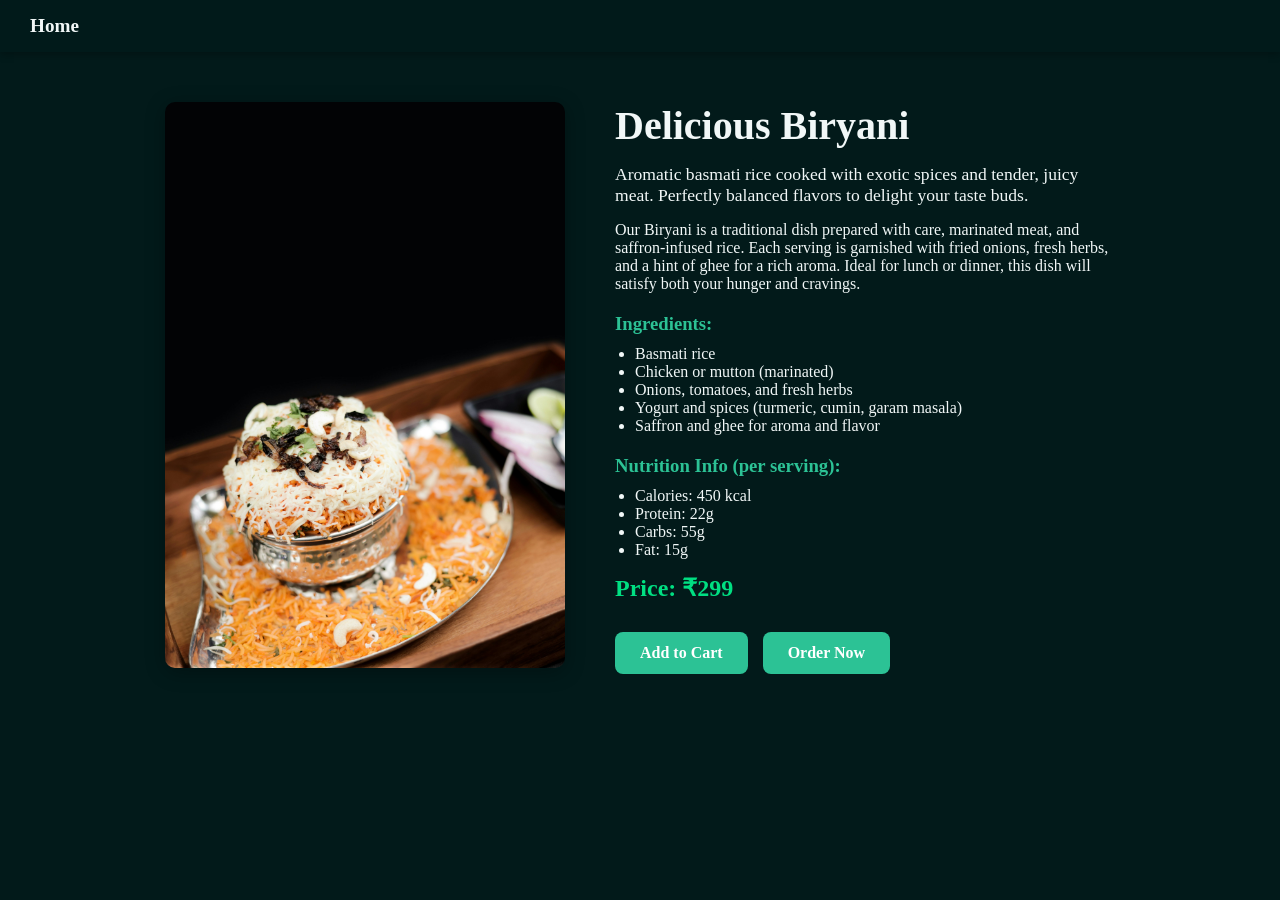
<file: biryani.html>
<!DOCTYPE html>
<html lang="en">
<head>
  <meta charset="UTF-8">
  <meta name="viewport" content="width=device-width, initial-scale=1.0">
  <title>Biryani</title>
  <link rel="stylesheet" href="style.css">
</head>
<body>
  <!-- Navigation -->
  <nav>
    <a href="index.html">Home</a>
  </nav>

  <!-- Product Section -->
  <section class="product-page">
    <div class="product-img">
      <img src="birayni.jpg" alt="Biryani">
    </div>

    <div class="product-details">
      <h1>Delicious Biryani</h1>

      <!-- Short Description -->
      <p class="short-desc">
        Aromatic basmati rice cooked with exotic spices and tender, juicy meat. Perfectly balanced flavors to delight your taste buds.
      </p>

      <!-- Detailed Paragraph -->
      <p>
        Our Biryani is a traditional dish prepared with care, marinated meat, and saffron-infused rice. Each serving is garnished with fried onions, fresh herbs, and a hint of ghee for a rich aroma. Ideal for lunch or dinner, this dish will satisfy both your hunger and cravings.
      </p>

      <!-- Ingredients -->
      <h3>Ingredients:</h3>
      <ul>
        <li>Basmati rice</li>
        <li>Chicken or mutton (marinated)</li>
        <li>Onions, tomatoes, and fresh herbs</li>
        <li>Yogurt and spices (turmeric, cumin, garam masala)</li>
        <li>Saffron and ghee for aroma and flavor</li>
      </ul>

      <!-- Nutrition Info -->
      <h3>Nutrition Info (per serving):</h3>
      <ul>
        <li>Calories: 450 kcal</li>
        <li>Protein: 22g</li>
        <li>Carbs: 55g</li>
        <li>Fat: 15g</li>
      </ul>

      <!-- Price -->
      <p class="price">Price: ₹299</p>

      <!-- Buttons -->
      <div class="product-buttons">
        <a href="#cart" class="btn">Add to Cart</a>
        <a href="#order" class="btn order-btn">Order Now</a>
      </div>
    </div>
  </section>
</body>
</html>
</file>
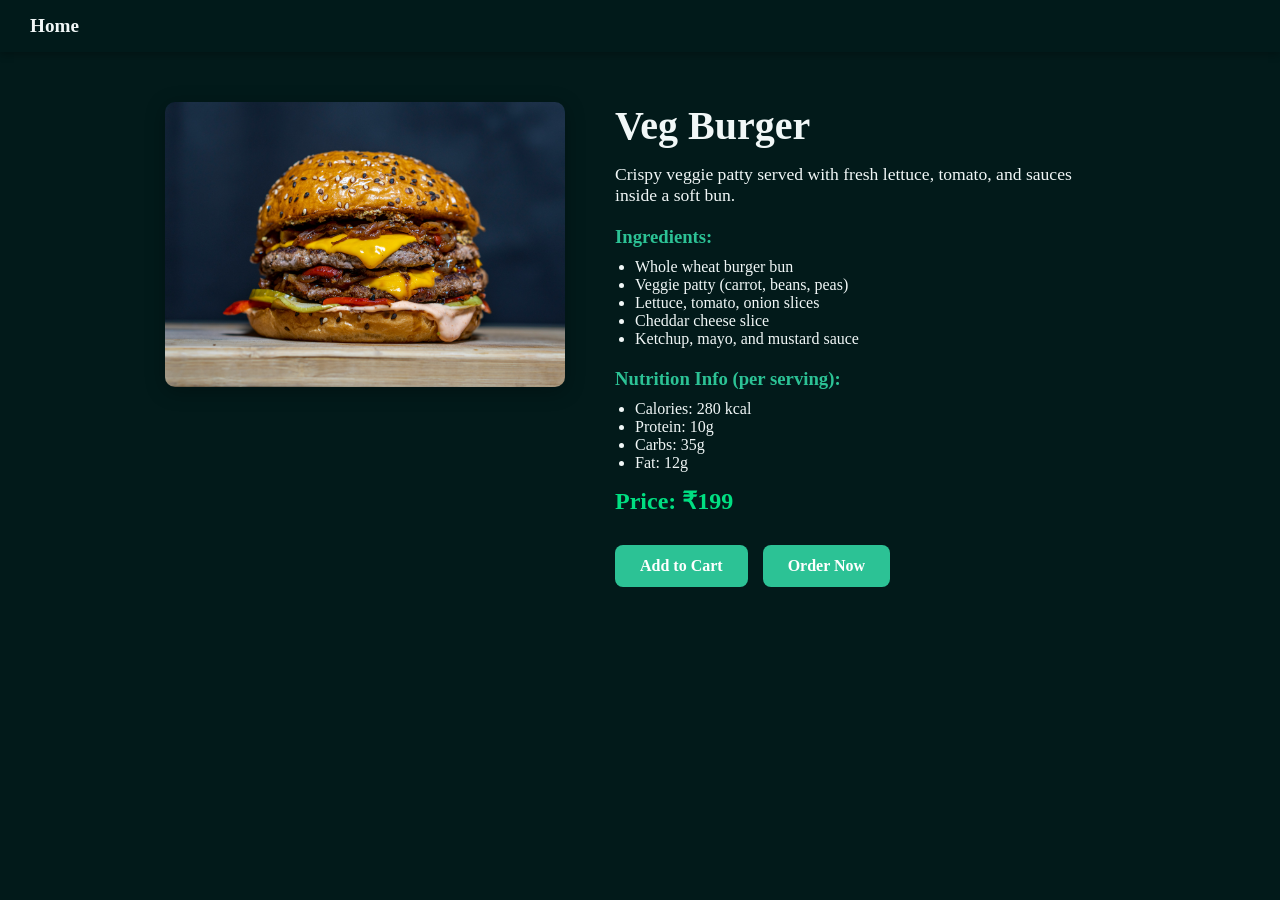
<file: burger.html>
<!DOCTYPE html>
<html lang="en">
<head>
  <meta charset="UTF-8">
  <meta name="viewport" content="width=device-width, initial-scale=1.0">
  <title>Veg Burger</title>
  <link rel="stylesheet" href="style.css">
</head>
<body>
  <!-- Navigation -->
  <nav>
    <a href="index.html">Home</a>
  </nav>

  <!-- Product Section -->
  <section class="product-page">
    <div class="product-img">
      <img src="burger.jpg" alt="Veg Burger">
    </div>

    <div class="product-details">
      <h1>Veg Burger</h1>

      <!-- Short Description -->
      <p class="short-desc">
        Crispy veggie patty served with fresh lettuce, tomato, and sauces inside a soft bun.
      </p>

      <!-- Ingredients -->
      <h3>Ingredients:</h3>
      <ul>
        <li>Whole wheat burger bun</li>
        <li>Veggie patty (carrot, beans, peas)</li>
        <li>Lettuce, tomato, onion slices</li>
        <li>Cheddar cheese slice</li>
        <li>Ketchup, mayo, and mustard sauce</li>
      </ul>

      <!-- Nutrition Info -->
      <h3>Nutrition Info (per serving):</h3>
      <ul>
        <li>Calories: 280 kcal</li>
        <li>Protein: 10g</li>
        <li>Carbs: 35g</li>
        <li>Fat: 12g</li>
      </ul>

      <!-- Price -->
      <p class="price">Price: ₹199</p>

      <!-- Buttons -->
      <div class="product-buttons">
        <a href="#cart" class="btn">Add to Cart</a>
        <a href="#order" class="btn order-btn">Order Now</a>
      </div>
    </div>
  </section>
</body>
</html>
</file>
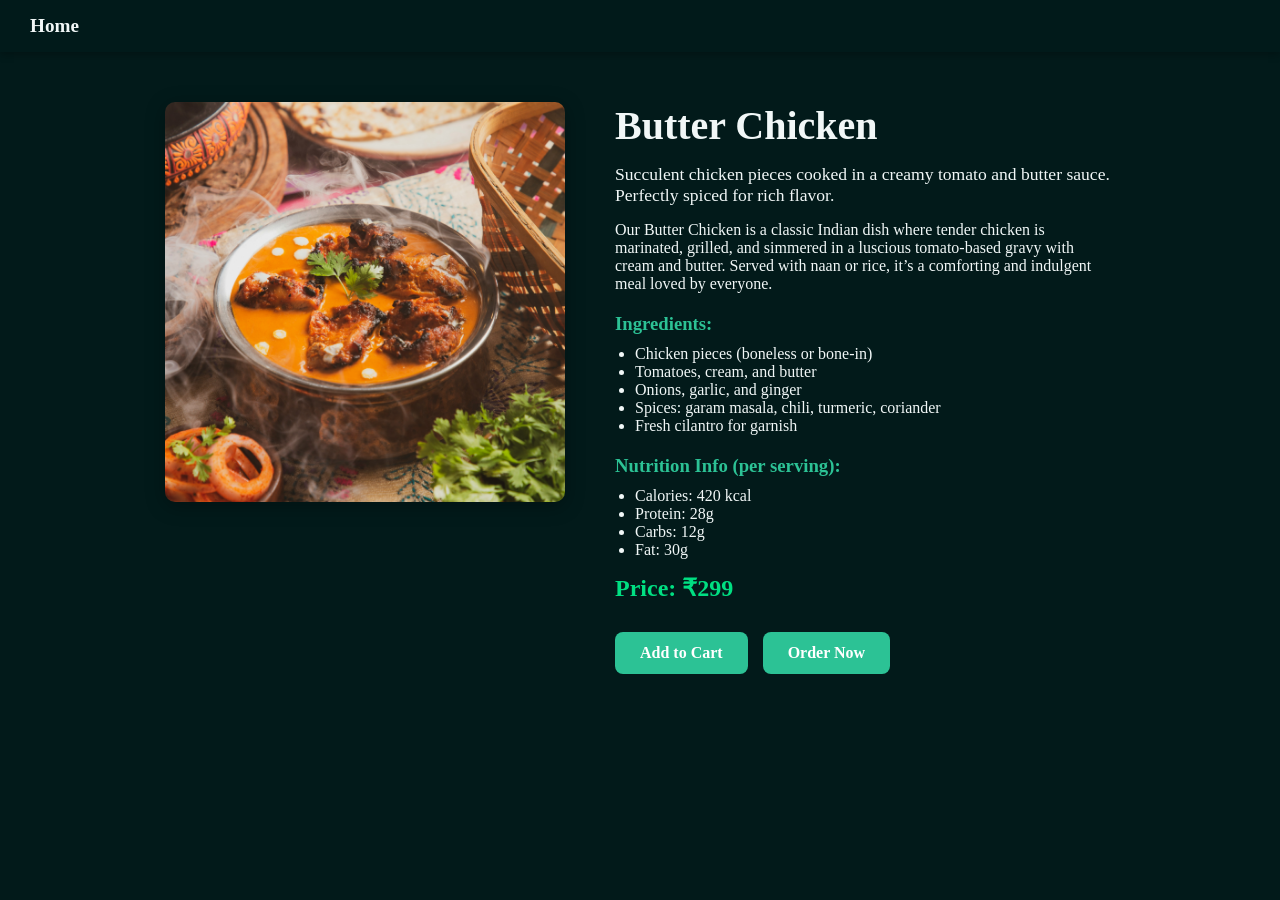
<file: butter.html>
<!DOCTYPE html>
<html lang="en">
<head>
  <meta charset="UTF-8">
  <meta name="viewport" content="width=device-width, initial-scale=1.0">
  <title>Butter Chicken</title>
  <link rel="stylesheet" href="style.css">
</head>
<body>
  <!-- Navigation -->
  <nav>
    <a href="index.html">Home</a>
  </nav>

  <!-- Product Section -->
  <section class="product-page">
    <div class="product-img">
      <img src="butter-chicken.jpg" alt="Butter Chicken">
    </div>

    <div class="product-details">
      <h1>Butter Chicken</h1>

      <!-- Short Description -->
      <p class="short-desc">
        Succulent chicken pieces cooked in a creamy tomato and butter sauce. Perfectly spiced for rich flavor.
      </p>

      <!-- Detailed Paragraph -->
      <p>
        Our Butter Chicken is a classic Indian dish where tender chicken is marinated, grilled, and simmered in a luscious tomato-based gravy with cream and butter. Served with naan or rice, it’s a comforting and indulgent meal loved by everyone.
      </p>

      <!-- Ingredients -->
      <h3>Ingredients:</h3>
      <ul>
        <li>Chicken pieces (boneless or bone-in)</li>
        <li>Tomatoes, cream, and butter</li>
        <li>Onions, garlic, and ginger</li>
        <li>Spices: garam masala, chili, turmeric, coriander</li>
        <li>Fresh cilantro for garnish</li>
      </ul>

      <!-- Nutrition Info -->
      <h3>Nutrition Info (per serving):</h3>
      <ul>
        <li>Calories: 420 kcal</li>
        <li>Protein: 28g</li>
        <li>Carbs: 12g</li>
        <li>Fat: 30g</li>
      </ul>

      <!-- Price -->
      <p class="price">Price: ₹299</p>

      <!-- Buttons -->
      <div class="product-buttons">
        <a href="#cart" class="btn">Add to Cart</a>
        <a href="#order" class="btn order-btn">Order Now</a>
      </div>
    </div>
  </section>
</body>
</html>
</file>
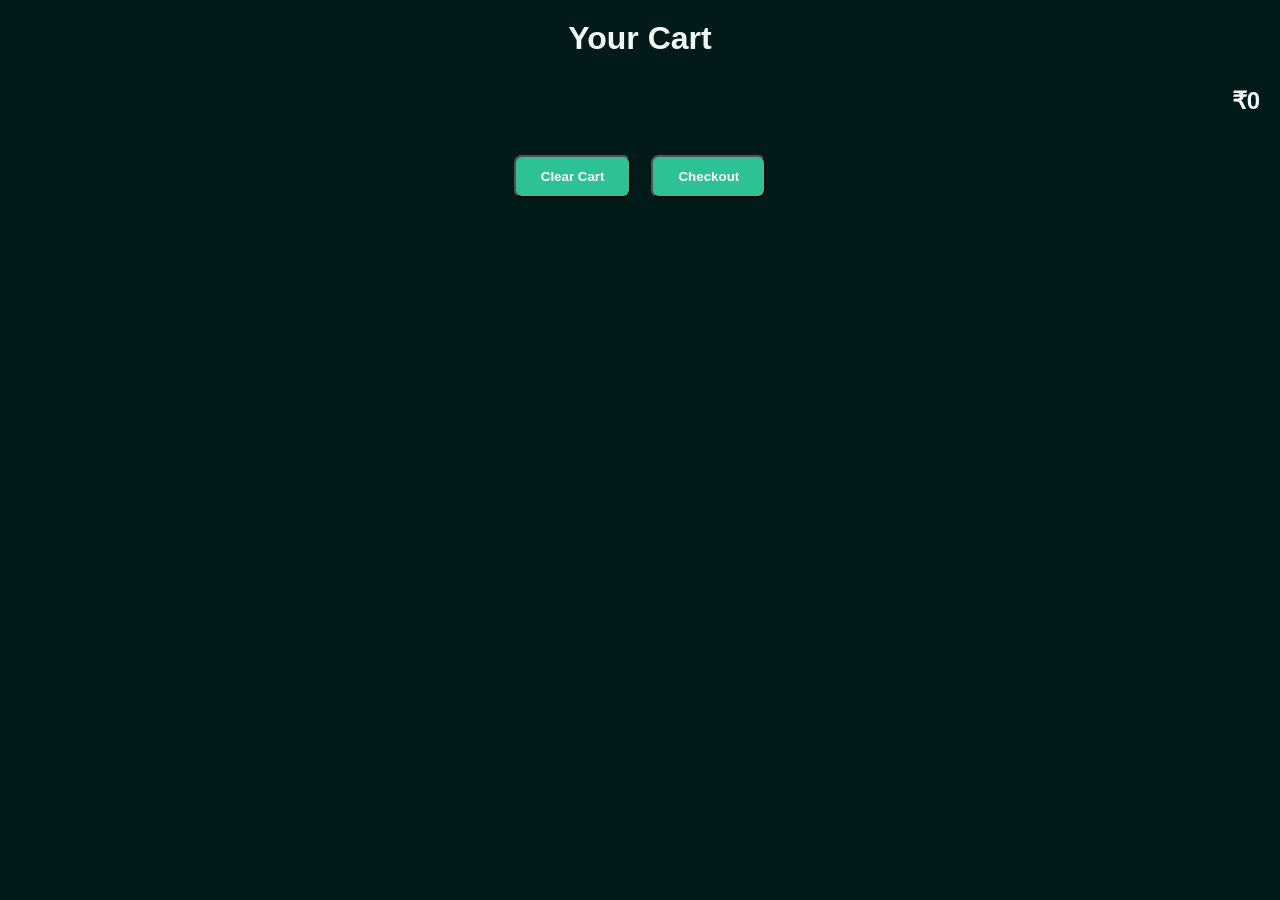
<file: cart.html>
<!DOCTYPE html>
<html lang="en">
<head>
  <meta charset="UTF-8">
  <meta name="viewport" content="width=device-width, initial-scale=1.0">
  <title>Shopping Cart</title>
  <link rel="stylesheet" href="style.css"> <!-- your existing CSS -->
  <style>
    body {
      background-color: #021a1a;
      color: #f1f7f7;
      font-family: Arial, sans-serif;
      padding: 20px;
    }

    h1 {
      text-align: center;
      margin-bottom: 30px;
    }

    #cart-items {
      max-width: 800px;
      margin: 0 auto 20px auto;
    }

    .cart-item {
      display: flex;
      align-items: center;
      gap: 20px;
      margin-bottom: 15px;
    }

    .cart-item img {
      width: 100px;
      height: 100px;
      object-fit: cover;
      border-radius: 8px;
      border: 2px solid #2cc295;
    }

    .cart-item h3 {
      margin: 0 0 5px 0;
    }

    .cart-item p {
      margin: 3px 0;
    }

    #total-amount {
      font-size: 1.5rem;
      text-align: right;
      margin-top: 20px;
      font-weight: bold;
    }

    .cart-buttons {
      text-align: center;
      margin-top: 30px;
      display: flex;
      justify-content: center;
      gap: 20px;
    }

    .btn {
      padding: 12px 25px;
      background: #2cc295;
      color: #fff;
      border-radius: 8px;
      font-weight: bold;
      text-decoration: none;
      cursor: pointer;
      transition: all 0.3s ease;
    }

    .btn:hover {
      background: #00df82;
      color: #021a1a;
      transform: scale(1.05);
      box-shadow: 0 0 15px #00df82;
    }
  </style>
</head>
<body>

  <h1>Your Cart</h1>

  <div id="cart-items">
    <!-- Cart items will be loaded here dynamically by JS -->
  </div>

  <div id="total-amount">
    <!-- Total amount will be displayed here -->
  </div>

  <div class="cart-buttons">
    <button class="btn" onclick="clearCart()">Clear Cart</button>
    <button class="btn" onclick="alert('Proceeding to checkout...')">Checkout</button>
  </div>

  <script src="script.js"></script> <!-- your JS file with addToCart, loadCartItems, clearCart -->
  <script>
    // Load cart items when page loads
    loadCartItems();
  </script>

</body>
</html>
</file>
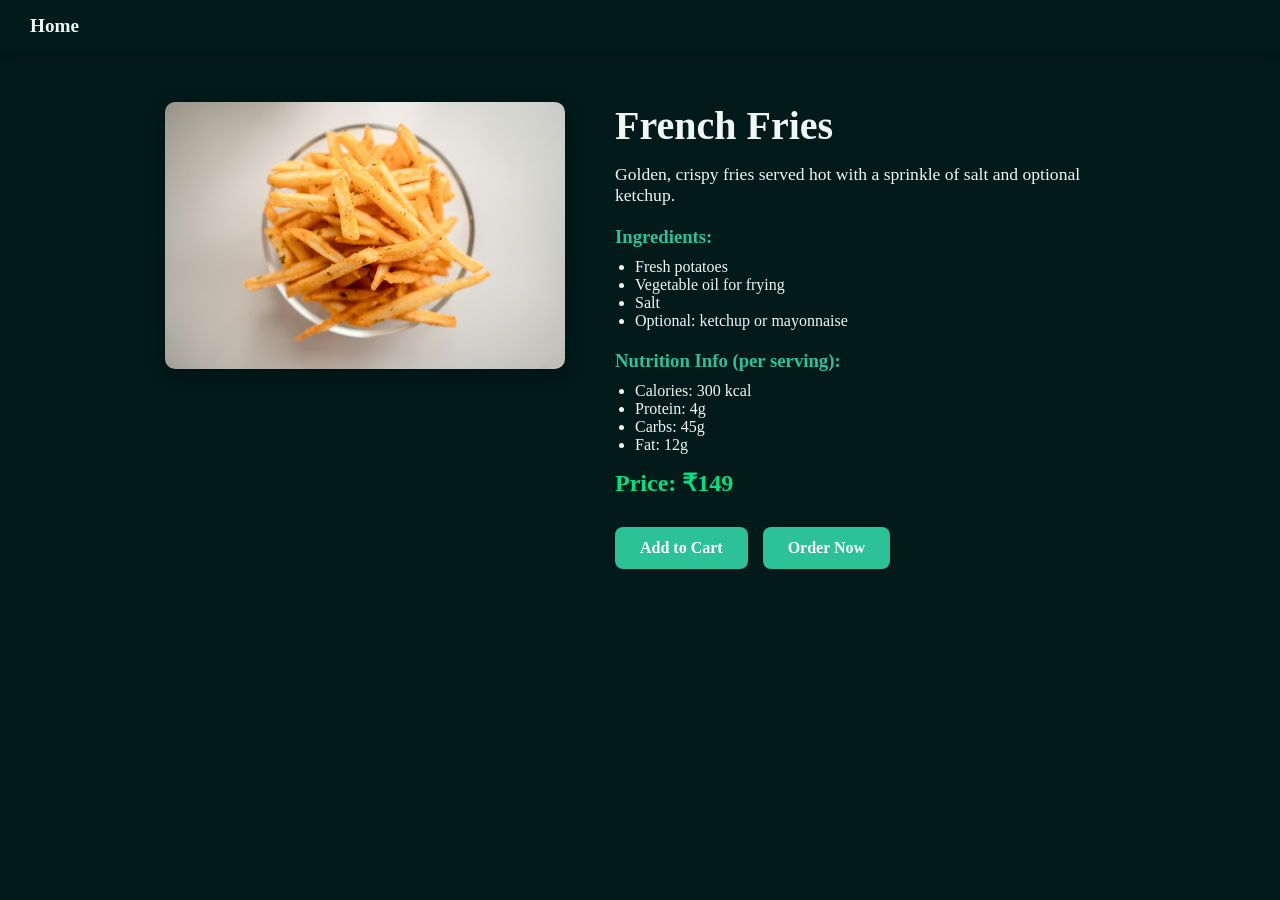
<file: fries.html>
<!DOCTYPE html>
<html lang="en">
<head>
  <meta charset="UTF-8">
  <meta name="viewport" content="width=device-width, initial-scale=1.0">
  <title>French Fries</title>
  <link rel="stylesheet" href="style.css">
</head>
<body>
  <!-- Navigation -->
  <nav>
    <a href="index.html">Home</a>
  </nav>

  <!-- Product Section -->
  <section class="product-page">
    <div class="product-img">
      <img src="fries.jpg" alt="French Fries">
    </div>

    <div class="product-details">
      <h1>French Fries</h1>

      <!-- Short Description -->
      <p class="short-desc">
        Golden, crispy fries served hot with a sprinkle of salt and optional ketchup.
      </p>

      <!-- Ingredients -->
      <h3>Ingredients:</h3>
      <ul>
        <li>Fresh potatoes</li>
        <li>Vegetable oil for frying</li>
        <li>Salt</li>
        <li>Optional: ketchup or mayonnaise</li>
      </ul>

      <!-- Nutrition Info -->
      <h3>Nutrition Info (per serving):</h3>
      <ul>
        <li>Calories: 300 kcal</li>
        <li>Protein: 4g</li>
        <li>Carbs: 45g</li>
        <li>Fat: 12g</li>
      </ul>

      <!-- Price -->
      <p class="price">Price: ₹149</p>

      <!-- Buttons -->
      <div class="product-buttons">
        <a href="#cart" class="btn">Add to Cart</a>
        <a href="#order" class="btn order-btn">Order Now</a>
      </div>
    </div>
  </section>
</body>
</html>
</file>
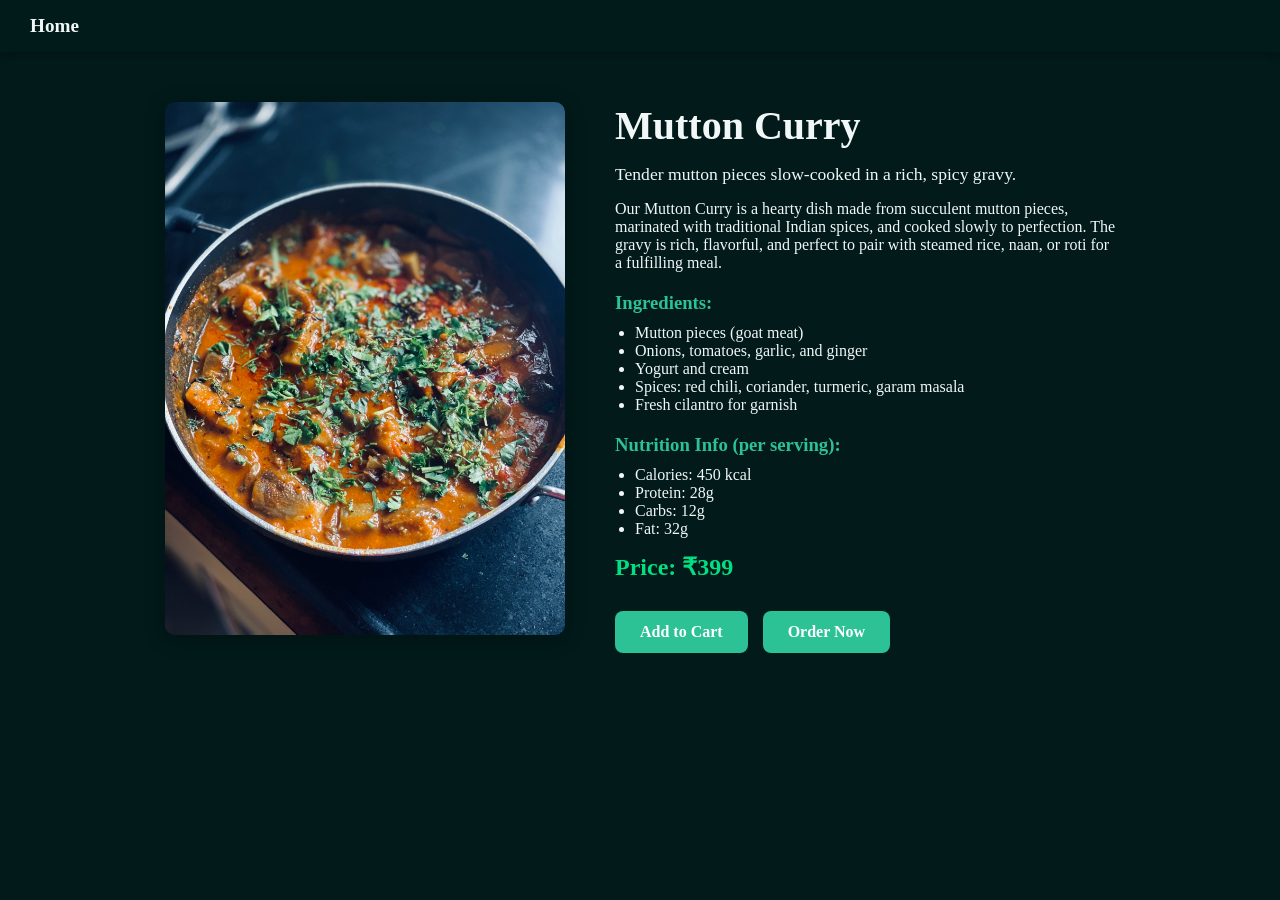
<file: mutton.html>
<!DOCTYPE html>
<html lang="en">
<head>
  <meta charset="UTF-8">
  <meta name="viewport" content="width=device-width, initial-scale=1.0">
  <title>Mutton Curry</title>
  <link rel="stylesheet" href="style.css">
</head>
<body>
  <!-- Navigation -->
  <nav>
    <a href="index.html">Home</a>
  </nav>

  <!-- Product Section -->
  <section class="product-page">
    <div class="product-img">
      <img src="mutton-curry.jpg" alt="Mutton Curry">
    </div>

    <div class="product-details">
      <h1>Mutton Curry</h1>

      <!-- Short Description -->
      <p class="short-desc">
        Tender mutton pieces slow-cooked in a rich, spicy gravy.
      </p>

      <!-- Detailed Paragraph -->
      <p>
        Our Mutton Curry is a hearty dish made from succulent mutton pieces, marinated with traditional Indian spices, and cooked slowly to perfection. The gravy is rich, flavorful, and perfect to pair with steamed rice, naan, or roti for a fulfilling meal.
      </p>

      <!-- Ingredients -->
      <h3>Ingredients:</h3>
      <ul>
        <li>Mutton pieces (goat meat)</li>
        <li>Onions, tomatoes, garlic, and ginger</li>
        <li>Yogurt and cream</li>
        <li>Spices: red chili, coriander, turmeric, garam masala</li>
        <li>Fresh cilantro for garnish</li>
      </ul>

      <!-- Nutrition Info -->
      <h3>Nutrition Info (per serving):</h3>
      <ul>
        <li>Calories: 450 kcal</li>
        <li>Protein: 28g</li>
        <li>Carbs: 12g</li>
        <li>Fat: 32g</li>
      </ul>

      <!-- Price -->
      <p class="price">Price: ₹399</p>

      <!-- Buttons -->
      <div class="product-buttons">
        <a href="#cart" class="btn">Add to Cart</a>
        <a href="#order" class="btn order-btn">Order Now</a>
      </div>
    </div>
  </section>
</body>
</html>
</file>
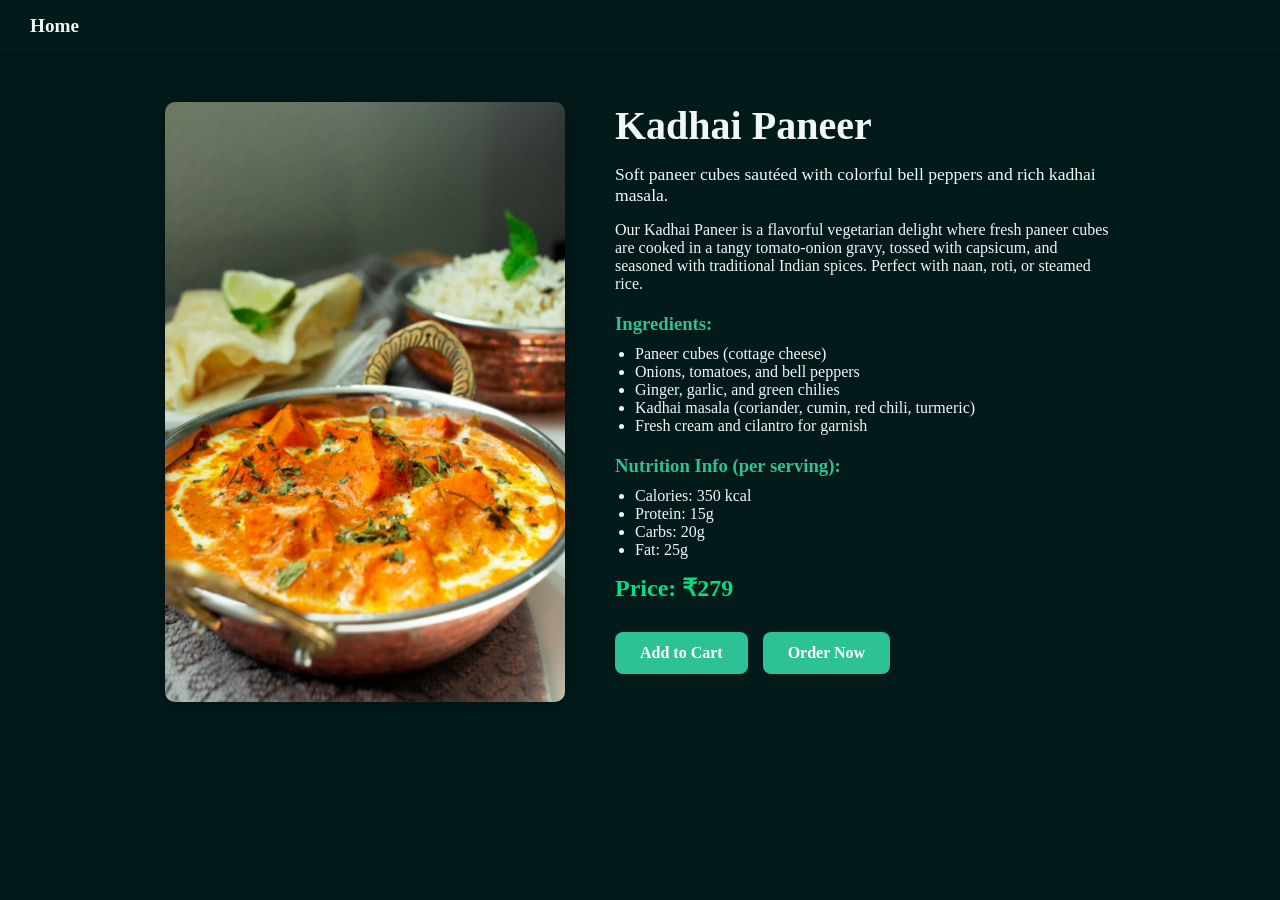
<file: paneer.html>
<!DOCTYPE html>
<html lang="en">
<head>
  <meta charset="UTF-8">
  <meta name="viewport" content="width=device-width, initial-scale=1.0">
  <title>Kadhai Paneer</title>
  <link rel="stylesheet" href="style.css">
</head>
<body>
  <!-- Navigation -->
  <nav>
    <a href="index.html">Home</a>
  </nav>

  <!-- Product Section -->
  <section class="product-page">
    <div class="product-img">
      <img src="kadhai-panner.jpg" alt="Kadhai Paneer">
    </div>

    <div class="product-details">
      <h1>Kadhai Paneer</h1>

      <!-- Short Description -->
      <p class="short-desc">
        Soft paneer cubes sautéed with colorful bell peppers and rich kadhai masala.
      </p>

      <!-- Detailed Paragraph -->
      <p>
        Our Kadhai Paneer is a flavorful vegetarian delight where fresh paneer cubes are cooked in a tangy tomato-onion gravy, tossed with capsicum, and seasoned with traditional Indian spices. Perfect with naan, roti, or steamed rice.
      </p>

      <!-- Ingredients -->
      <h3>Ingredients:</h3>
      <ul>
        <li>Paneer cubes (cottage cheese)</li>
        <li>Onions, tomatoes, and bell peppers</li>
        <li>Ginger, garlic, and green chilies</li>
        <li>Kadhai masala (coriander, cumin, red chili, turmeric)</li>
        <li>Fresh cream and cilantro for garnish</li>
      </ul>

      <!-- Nutrition Info -->
      <h3>Nutrition Info (per serving):</h3>
      <ul>
        <li>Calories: 350 kcal</li>
        <li>Protein: 15g</li>
        <li>Carbs: 20g</li>
        <li>Fat: 25g</li>
      </ul>

      <!-- Price -->
      <p class="price">Price: ₹279</p>

      <!-- Buttons -->
      <div class="product-buttons">
        <a href="#cart" class="btn">Add to Cart</a>
        <a href="#order" class="btn order-btn">Order Now</a>
      </div>
    </div>
  </section>
</body>
</html>
</file>
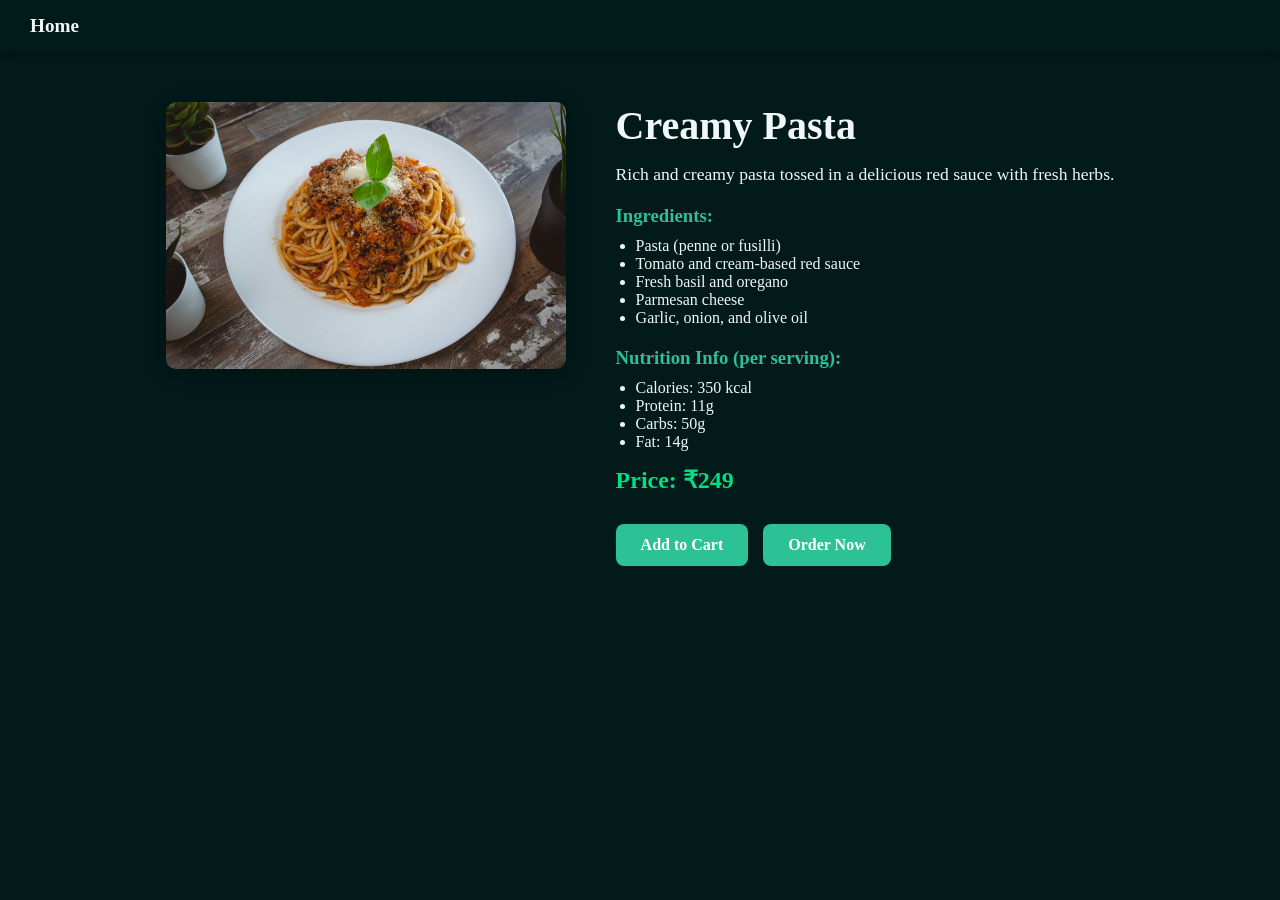
<file: pasta.html>
<!DOCTYPE html>
<html lang="en">
<head>
  <meta charset="UTF-8">
  <meta name="viewport" content="width=device-width, initial-scale=1.0">
  <title>Creamy Pasta</title>
  <link rel="stylesheet" href="style.css">
</head>
<body>
  <!-- Navigation -->
  <nav>
    <a href="index.html">Home</a>
  </nav>

  <!-- Product Section -->
  <section class="product-page">
    <div class="product-img">
      <img src="noodles.jpg" alt="Creamy Pasta">
    </div>

    <div class="product-details">
      <h1>Creamy Pasta</h1>

      <!-- Short Description -->
      <p class="short-desc">
        Rich and creamy pasta tossed in a delicious red sauce with fresh herbs.
      </p>

      <!-- Ingredients -->
      <h3>Ingredients:</h3>
      <ul>
        <li>Pasta (penne or fusilli)</li>
        <li>Tomato and cream-based red sauce</li>
        <li>Fresh basil and oregano</li>
        <li>Parmesan cheese</li>
        <li>Garlic, onion, and olive oil</li>
      </ul>

      <!-- Nutrition Info -->
      <h3>Nutrition Info (per serving):</h3>
      <ul>
        <li>Calories: 350 kcal</li>
        <li>Protein: 11g</li>
        <li>Carbs: 50g</li>
        <li>Fat: 14g</li>
      </ul>

      <!-- Price -->
      <p class="price">Price: ₹249</p>

      <!-- Buttons -->
      <div class="product-buttons">
        <a href="#cart" class="btn">Add to Cart</a>
        <a href="#order" class="btn order-btn">Order Now</a>
      </div>
    </div>
  </section>
</body>
</html>
</file>
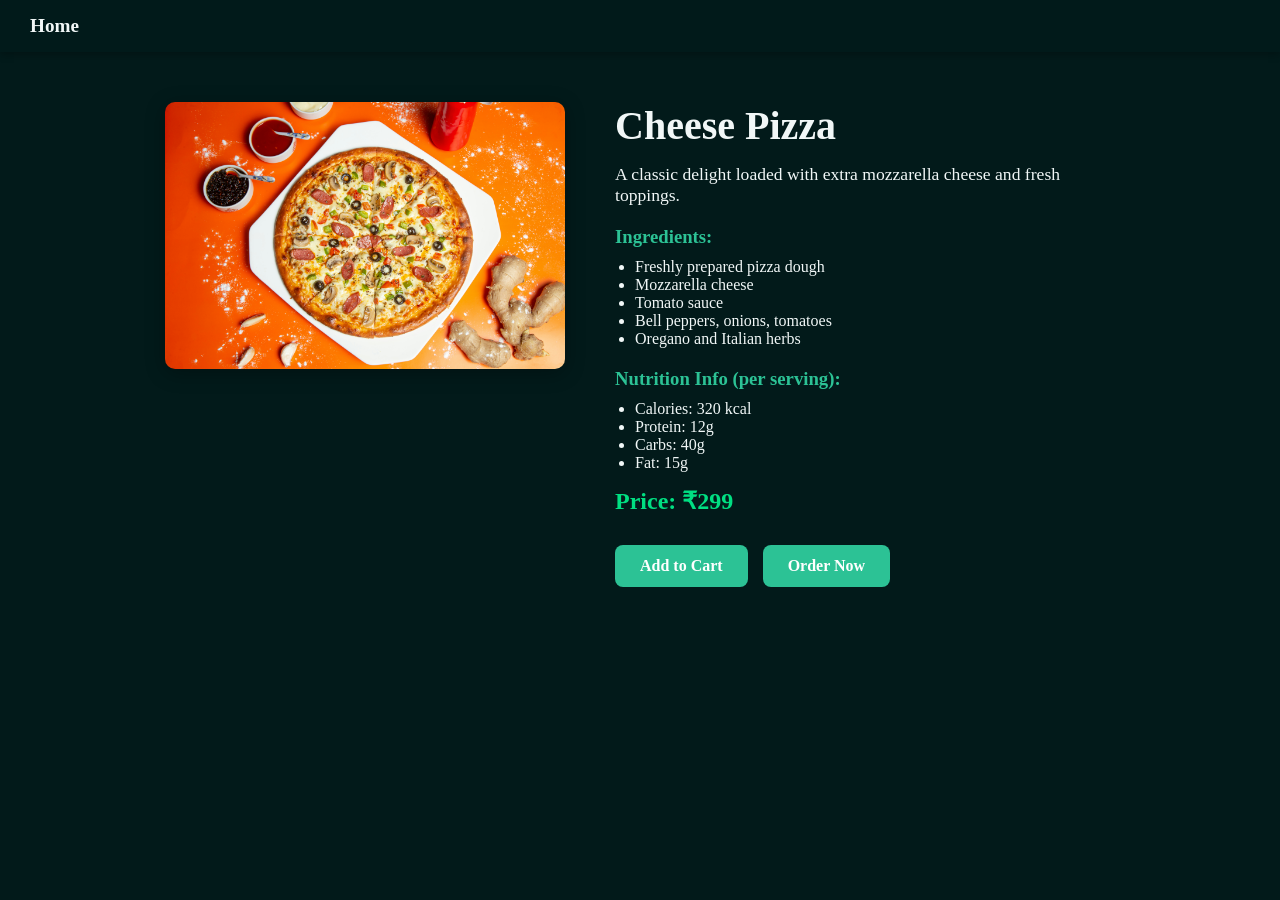
<file: pizza.html>
<!DOCTYPE html>
<html lang="en">
<head>
  <meta charset="UTF-8">
  <meta name="viewport" content="width=device-width, initial-scale=1.0">
  <title>Cheese Pizza</title>
  <link rel="stylesheet" href="style.css">
</head>
<body>
  <!-- Navigation -->
  <nav>
    <a href="index.html">Home</a>
  </nav>

  <!-- Product Section -->
  <section class="product-page">
    <div class="product-img">
      <img src="pizza.jpg" alt="Cheese Pizza">
    </div>

    <div class="product-details">
      <h1>Cheese Pizza</h1>

      <!-- Short Description -->
      <p class="short-desc">
        A classic delight loaded with extra mozzarella cheese and fresh toppings.
      </p>

      <!-- Ingredients -->
      <h3>Ingredients:</h3>
      <ul>
        <li>Freshly prepared pizza dough</li>
        <li>Mozzarella cheese</li>
        <li>Tomato sauce</li>
        <li>Bell peppers, onions, tomatoes</li>
        <li>Oregano and Italian herbs</li>
      </ul>

      <!-- Nutrition Info -->
      <h3>Nutrition Info (per serving):</h3>
      <ul>
        <li>Calories: 320 kcal</li>
        <li>Protein: 12g</li>
        <li>Carbs: 40g</li>
        <li>Fat: 15g</li>
      </ul>

      <!-- Price -->
      <p class="price">Price: ₹299</p>

      <!-- Buttons -->
      <div class="product-buttons">
        <a href="#cart" class="btn">Add to Cart</a>
        <a href="#order" class="btn order-btn">Order Now</a>
      </div>
    </div>
  </section>

</body>
</html>
</file>
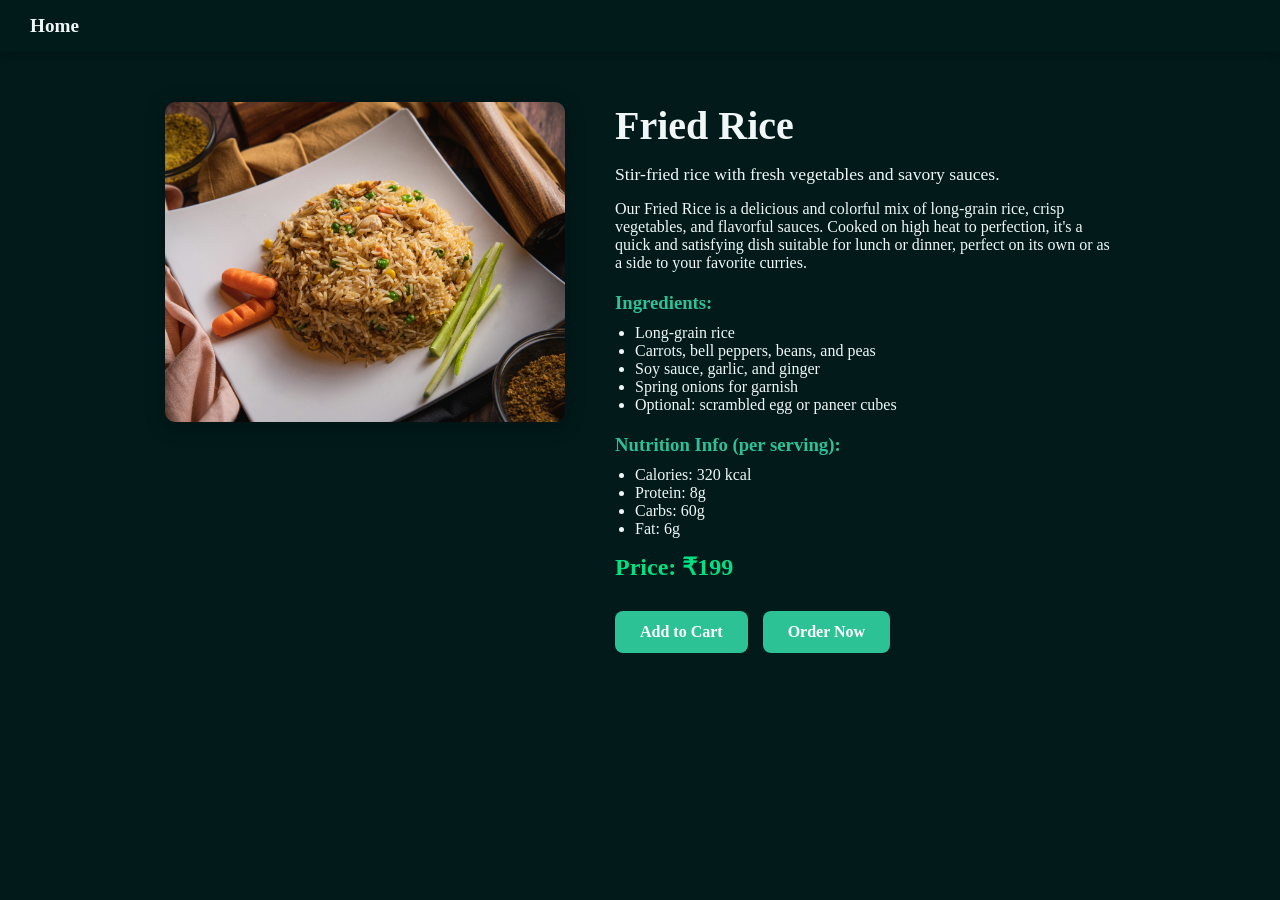
<file: rice.html>
<!DOCTYPE html>
<html lang="en">
<head>
  <meta charset="UTF-8">
  <meta name="viewport" content="width=device-width, initial-scale=1.0">
  <title>Fried Rice</title>
  <link rel="stylesheet" href="style.css">
</head>
<body>
  <!-- Navigation -->
  <nav>
    <a href="index.html">Home</a>
  </nav>

  <!-- Product Section -->
  <section class="product-page">
    <div class="product-img">
      <img src="fried-rice.jpg" alt="Fried Rice">
    </div>

    <div class="product-details">
      <h1>Fried Rice</h1>

      <!-- Short Description -->
      <p class="short-desc">
        Stir-fried rice with fresh vegetables and savory sauces.
      </p>

      <!-- Detailed Paragraph -->
      <p>
        Our Fried Rice is a delicious and colorful mix of long-grain rice, crisp vegetables, and flavorful sauces. Cooked on high heat to perfection, it's a quick and satisfying dish suitable for lunch or dinner, perfect on its own or as a side to your favorite curries.
      </p>

      <!-- Ingredients -->
      <h3>Ingredients:</h3>
      <ul>
        <li>Long-grain rice</li>
        <li>Carrots, bell peppers, beans, and peas</li>
        <li>Soy sauce, garlic, and ginger</li>
        <li>Spring onions for garnish</li>
        <li>Optional: scrambled egg or paneer cubes</li>
      </ul>

      <!-- Nutrition Info -->
      <h3>Nutrition Info (per serving):</h3>
      <ul>
        <li>Calories: 320 kcal</li>
        <li>Protein: 8g</li>
        <li>Carbs: 60g</li>
        <li>Fat: 6g</li>
      </ul>

      <!-- Price -->
      <p class="price">Price: ₹199</p>

      <!-- Buttons -->
      <div class="product-buttons">
        <a href="#cart" class="btn">Add to Cart</a>
        <a href="#order" class="btn order-btn">Order Now</a>
      </div>
    </div>
  </section>
</body>
</html>
</file>
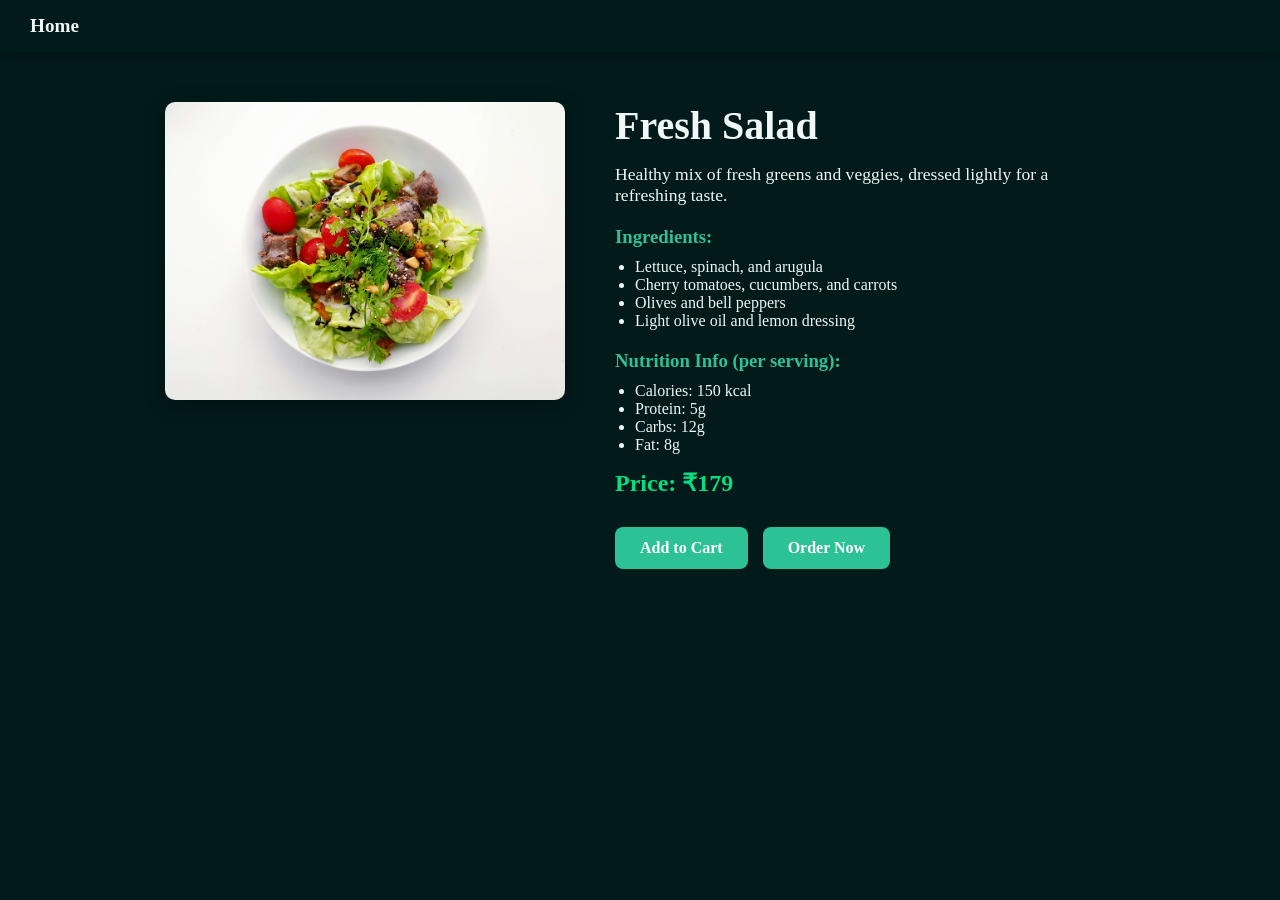
<file: salad.html>
<!DOCTYPE html>
<html lang="en">
<head>
  <meta charset="UTF-8">
  <meta name="viewport" content="width=device-width, initial-scale=1.0">
  <title>Fresh Salad</title>
  <link rel="stylesheet" href="style.css">
</head>
<body>
  <!-- Navigation -->
  <nav>
    <a href="index.html">Home</a>
  </nav>

  <!-- Product Section -->
  <section class="product-page">
    <div class="product-img">
      <img src="salad.jpg" alt="Fresh Salad">
    </div>

    <div class="product-details">
      <h1>Fresh Salad</h1>

      <!-- Short Description -->
      <p class="short-desc">
        Healthy mix of fresh greens and veggies, dressed lightly for a refreshing taste.
      </p>

      <!-- Ingredients -->
      <h3>Ingredients:</h3>
      <ul>
        <li>Lettuce, spinach, and arugula</li>
        <li>Cherry tomatoes, cucumbers, and carrots</li>
        <li>Olives and bell peppers</li>
        <li>Light olive oil and lemon dressing</li>
      </ul>

      <!-- Nutrition Info -->
      <h3>Nutrition Info (per serving):</h3>
      <ul>
        <li>Calories: 150 kcal</li>
        <li>Protein: 5g</li>
        <li>Carbs: 12g</li>
        <li>Fat: 8g</li>
      </ul>

      <!-- Price -->
      <p class="price">Price: ₹179</p>

      <!-- Buttons -->
      <div class="product-buttons">
        <a href="#cart" class="btn">Add to Cart</a>
        <a href="#order" class="btn order-btn">Order Now</a>
      </div>
    </div>
  </section>
</body>
</html>
</file>
<file: style.css>
*{
    padding: 0;
    margin: 0;
box-sizing: border-box;
}

body{
    background-color: var(--dark-green);
}

:root {
  --dark-green: #021a1a;   
  --m-green: #2cc295;
  --c-green:#00df82;
  --mywhite: #f1f7f7;
}


/* navrbar */

.navbar{
    display: flex;
    align-items: center;
    justify-content: center;
    padding: 20px;
    background-color: rgba(2, 26, 26, 0.8); 
    backdrop-filter: blur(5px); 
    color: #fff;
    position: fixed;
    z-index: 1000;
    width: 100%;
}

.navbar-container{
    display: flex;
    align-items: center;
    justify-content: space-between;
    width: 100%;
}

  
.navbar ul {
    display: flex;
    gap: 40px;
    list-style: none;
    text-decoration: none;
    font-size: 20px;
    margin-right: 50px;
}


.navbar a{
    text-decoration: none;
    color: var(--mywhite);
    transition: color 0.3s ease, text-shadow 0.5s ease, transform 0.3s ease;
}

.navbar-logo{
    color: #fff;
    font-size: 35px;
    text-decoration: none;
    font-weight: bold;
    margin-left: 30px;
}

.navbar li{
    transition: all 0.3s ease;
}

.navbar li:hover{
    transform: scale(1.1);
}

.navbar a:hover{
    color: var(--m-green);
    text-shadow: 0 0 10px var(--m-green),     
                0 0 10px var(--m-green), 
               0 0 10px var(--m-green);
    transform: scale(1.1);
}

/* hero section */
.hero {
  height: 500px;
  background-image: url('bg.jpg'); 
  background-size: cover;        
  background-position: center;   
  background-repeat: no-repeat;  
  display: flex;
  align-items: center;
  justify-content: center;
  text-align: center;
  color: white;
  position: relative;
  background-size: 110%;
  transition: background-size 1.5s ease;
}

.hero:hover {
  background-size: 115%;
}


.hero::before {
  content: "";
  position: absolute;
  top: 0;
  left: 0;
  width: 100%;
  height: 100%;
  background-color: rgba(0, 0, 0, 0.4); 
  z-index: 1;
}

.hero-content {
  position: relative;
  z-index: 2; 
}


.hero-content h1 {
  font-size: 45px;
  margin-bottom: 1rem;
  opacity: 0;
  transform: translateY(-30px);
  animation: fadeSlide 1.5s ease-out forwards;
}

.hero-content p {
  font-size: 20px;
  margin-bottom: 2rem;
  opacity: 0;
  transform: translateY(30px);
  animation: fadeSlide 1.5s ease-out forwards;
  animation-delay: 0.3s;

}

@keyframes fadeSlide {
  to {
    opacity: 1;
    transform: translateY(0);
  }
}


.btin {
    display: inline-block;
  padding: 12px 24px;
  background: #021a1a;
  color: var(--mywhite);
  border-radius: 5px;
  text-decoration: none;
  font-weight: bold;
  transition: all 1s ease;
}

.btin:hover {
  background: white;
  color: #021a1a;
  box-shadow: 0 0 15px #fff;
  transform: scale(1.1);
}

/* cards section */

.topic {
  text-align: center;   
  margin-top: 40px;
  font-size: 2.5rem;
  color: var(--mywhite);       
}

.card-container {
  display: flex;              
  justify-content: center;    
  gap: 20px;                  
  flex-wrap: wrap;            
  margin-top: 20px;
  padding: 0 20px;
}

.card {
  width: 250px;
  background: #fff;
  border-radius: 10px;
  box-shadow: 0 4px 15px rgba(0,0,0,0.1);
  text-align: center;
  padding: 20px;
  transition: all 0.3s ease;
}

.card:hover {
  transform: translateY(-10px);
  box-shadow: 0 8px 20px var(--mywhite);
}

.card-img {
  width: 100%;
  height: 160px;
  border-radius: 10px;
  object-fit: cover;
}

.card-title {
  font-size: 1.4rem;
  margin: 10px 0;
}

.card-desc {
  font-size: 0.9rem;
  color: #555;
  min-height: 40px; 
}

.card-price {
  font-size: 1.2rem;
  font-weight: bold;
  color: var(--m-green);
  margin: 10px 0;
}

.btn {
  display: inline-block;
  margin-top: 10px;
  padding: 10px 20px;
  background: var(--m-green);
  color: #fff;
  border-radius: 5px;
  text-decoration: none;
  font-weight: bold;
  transition: all 0.3s ease;
}

.btn:hover {
  background: var(--c-green);
  color: #021a1a;
  box-shadow: 0 0 15px var(--c-green);
  transform: scale(1.05);
}

/* Floating Bubble Review Section */
.review-bubbles {
  width: 90%;
  max-width: 900px;
  margin: 40px auto 0 auto;
  display: flex;
  flex-direction: column;
  gap: 30px;
}

.bubble {
  display: flex;
  align-items: flex-start;
  gap: 15px;
  position: relative;
  background: rgba(255,255,255,0.07); /* subtle white glass look */
  padding: 20px 25px;
  border-radius: 12px 12px 12px 0;
  backdrop-filter: blur(6px);
  border: 1px solid rgba(255,255,255,0.15);
  transition: 0.3s ease;
  cursor: pointer;
  animation: float 2s ease-in-out infinite;
}

.bubble:nth-child(1)
 { 
  animation-duration: 4s; 
}
.bubble:nth-child(2)
 {
   animation-duration: 4.5s;
   }
.bubble:nth-child(3)
 {
   animation-duration: 3.8s; 
  }
.bubble:nth-child(4)
 {
   animation-duration: 5s;
   }
.bubble:nth-child(5)
 {
   animation-duration: 4.2s;
   }
.bubble:nth-child(6)
 {
   animation-duration: 4.7s; 
  }
.bubble:nth-child(7)
 {
   animation-duration: 3.9s;
   }
.bubble:nth-child(8)
 {
   animation-duration: 5.2s;
   }


@keyframes float {
  0%, 100% { transform: translateY(0px); }
  50% { transform: translateY(-10px); }
}

.bubble:hover {
  transform: translateY(-5px);
  box-shadow: 0 4px 15px var(--mywhite);
}

.bubble img {
  width: 55px;
  height: 55px;
  border-radius: 50%;
  object-fit: cover;
  border: 2px solid var(--m-green);
}

/* Speech-bubble tail */
.bubble::after {
  content: "";
  position: absolute;
  left: 20px;
  bottom: -12px;
  width: 0;
  height: 0;
  border-left: 12px solid rgba(255,255,255,0.07);
  border-top: 12px solid transparent;
  border-right: 12px solid transparent;
  filter: blur(0.2px);
}

.bubble-content h3 {
  color: var(--mywhite);
  font-size: 1.1rem;
  margin-bottom: 5px;
}

.bubble-content p {
  color: #dcdcdc;
  line-height: 1.4rem;
  margin-top: 3px;
}

.stars {
  color: gold;
  margin-left: 10px;
}


/* Add Review Form Section */
.add-review {
  width: 90%;
  max-width: 600px;
  margin: 50px auto 80px auto;
  text-align: center;
}

.review-form {
  display: flex;
  flex-direction: column;
  gap: 15px;
  background: rgba(2,26,26,0.7);
  padding: 25px 20px;
  border-radius: 12px;
  backdrop-filter: blur(6px);
  border: 1px solid rgba(255,255,255,0.15);
}

.review-form input,
.review-form textarea,
.review-form select {
  padding: 12px 15px;
  border-radius: 8px;
  border: none;
  outline: none;
  font-size: 1rem;
  width: 100%;
  background: rgba(255,255,255,0.05);
  color: var(--mywhite);
}

.review-form input::placeholder,
.review-form textarea::placeholder {
  color: #ccc;
}

.review-form button {
  padding: 12px;
  border: none;
  border-radius: 8px;
  background: var(--m-green);
  color: #fff;
  font-weight: bold;
  font-size: 1rem;
  cursor: pointer;
  transition: all 0.3s ease;
}

.review-form button:hover {
  background: var(--c-green);
  box-shadow: 0 0 15px var(--c-green);
  transform: scale(1.05);
  color: var(--dark-green);
}


/* Footer Section */
.footer {
  background: rgba(2,26,26,0.9);
  padding: 25px 20px;
  text-align: center;
  color: var(--mywhite);
  border-top: 1px solid rgba(255,255,255,0.1);
  margin-top: 50px;
}

.footer-container {
  display: flex;
  flex-direction: column;
  align-items: center;
  gap: 15px;
}

.footer p {
  font-size: 0.9rem;
}

.social-icons {
  display: flex;
  gap: 20px;
}

.social-icons a {
  color: var(--mywhite);
  font-size: 1.5rem;
  transition: all 0.3s ease;
}

.social-icons a:hover {
  color: var(--m-green);
  transform: scale(1.2);
  text-shadow: 0 0 8px var(--m-green);
}


/* PAGE1 */
nav {
  width: 100%;
  background: rgba(2,26,26,0.9); 
  padding: 15px 30px;
  display: flex;
  align-items: center;
  justify-content: flex-start;
  box-shadow: 0 2px 8px rgba(0,0,0,0.3);
  position: sticky;
  top: 0;
  z-index: 1000;
}

nav a {
  text-decoration: none;
  color: var(--mywhite);
  font-size: 1.2rem;
  font-weight: bold;
  margin-right: 25px;
  transition: color 0.3s ease, transform 0.3s ease, text-shadow 0.4s ease;
}

nav a:hover {
  color: var(--m-green);
  transform: scale(1.1);
  text-shadow: 0 0 8px var(--m-green);
}


.product-page {
  display: flex;
  flex-wrap: wrap;
  justify-content: center;
  gap: 50px;
  margin: 50px 20px;
  color: var(--mywhite);
}

.product-img img {
  width: 400px;
  border-radius: 10px;
  object-fit: cover;
  box-shadow: 0 4px 20px rgba(0,0,0,0.3);
  transition: transform 0.5s ease, box-shadow 0.5s ease;
}

.product-img img:hover {
  transform: scale(1.05);
  box-shadow: 0 8px 25px var(--m-green);
}

.product-details {
  max-width: 500px;
}

.product-details h1 {
  font-size: 2.5rem;
  margin-bottom: 15px;
  opacity: 0;
  transform: translateY(-20px);
  animation: fadeSlide 0.8s ease forwards;
}

.product-details h3 {
  margin-top: 20px;
  margin-bottom: 10px;
  color: var(--m-green);
}

.product-details ul {
  list-style: disc;
  margin-left: 20px;
}

.product-details p.short-desc {
  font-size: 1.1rem;
  margin-bottom: 15px;
  opacity: 0;
  transform: translateY(20px);
  animation: fadeSlide 0.8s ease forwards;
  animation-delay: 0.3s;
}

.product-details p.price {
  font-size: 1.5rem;
  font-weight: bold;
  color: var(--c-green);
  margin-top: 15px;
}

.product-buttons {
  margin-top: 20px;
  display: flex;
  gap: 15px;
  flex-wrap: wrap;
}

.product-buttons .btn {
  padding: 12px 25px;
  background: var(--m-green);
  color: #fff;
  border-radius: 8px;
  text-decoration: none;
  font-weight: bold;
  transition: all 0.4s ease;
}

.product-buttons .btn:hover {
  background: var(--c-green);
  color: var(--dark-green);
  transform: scale(1.1);
  box-shadow: 0 0 15px var(--c-green);
}

@keyframes fadeSlide {
  to {
    opacity: 1;
    transform: translateY(0);
  }
}

/* login page */
</file>
